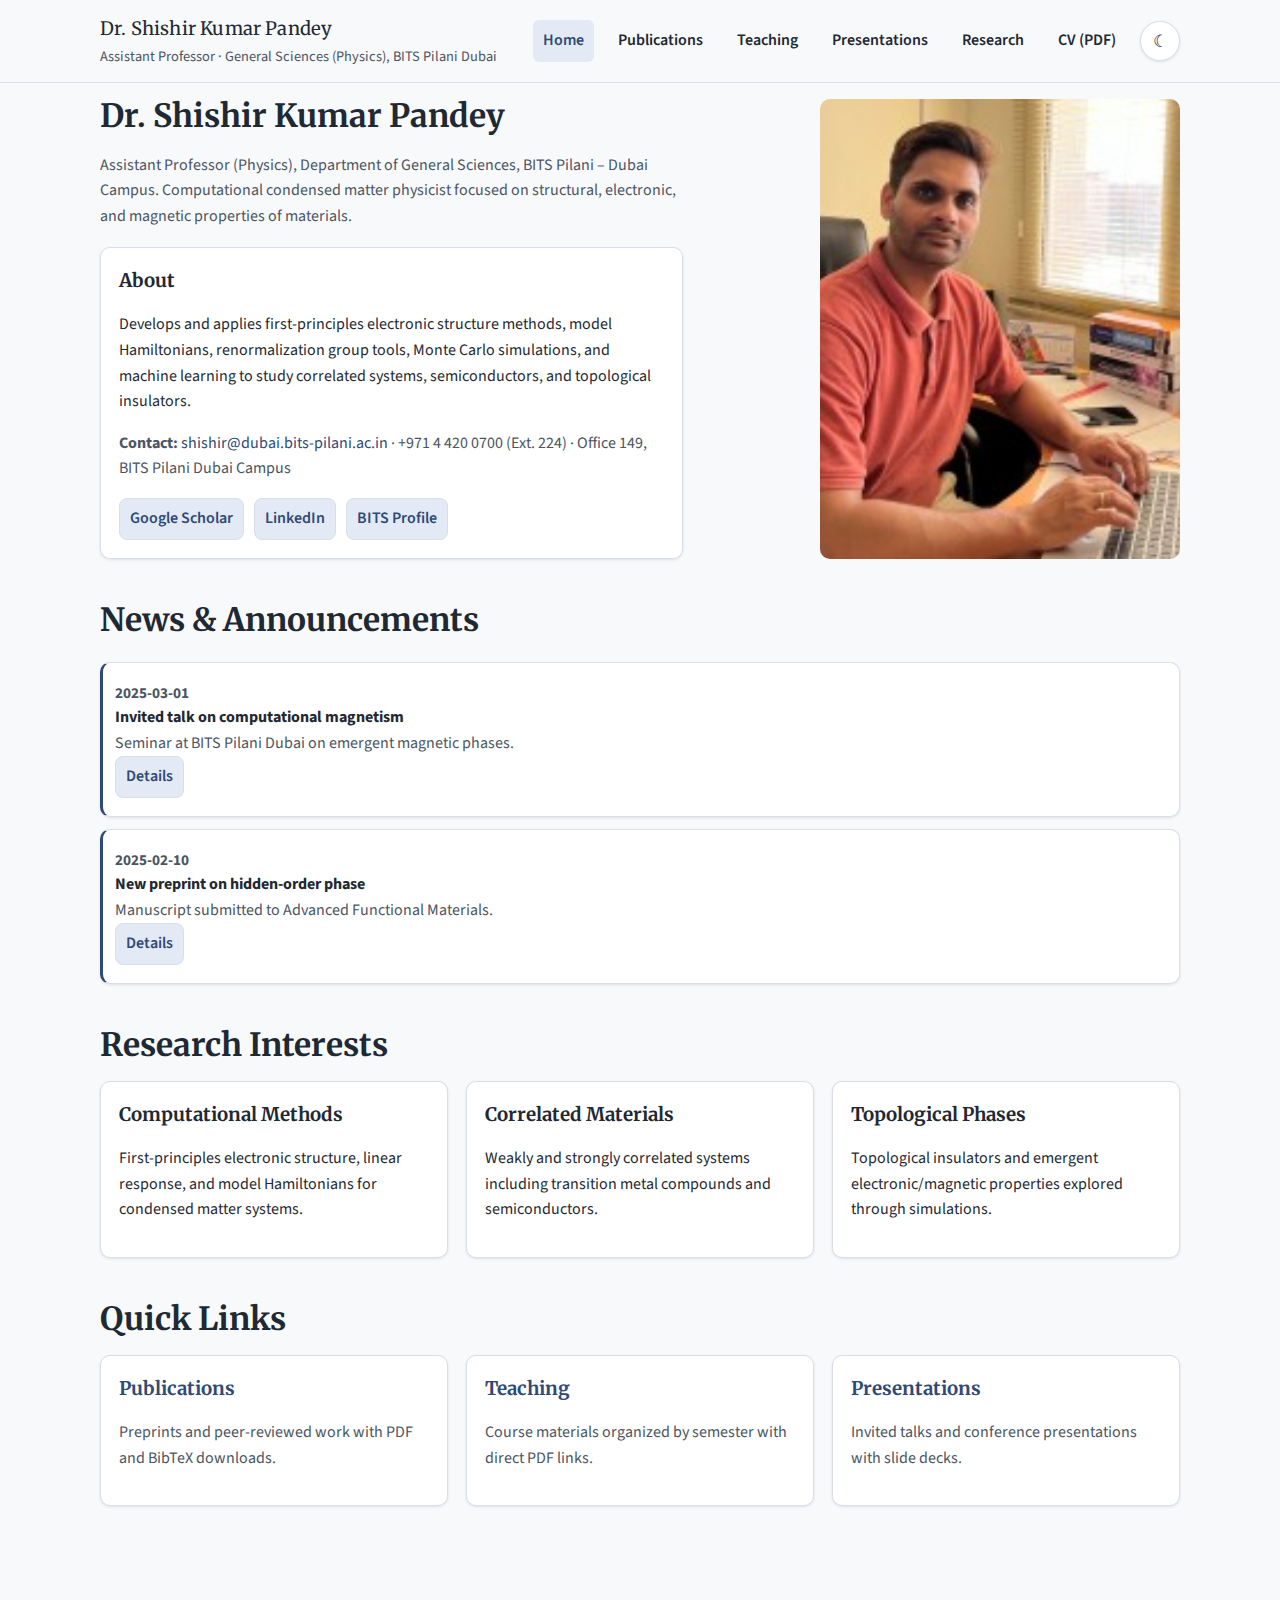
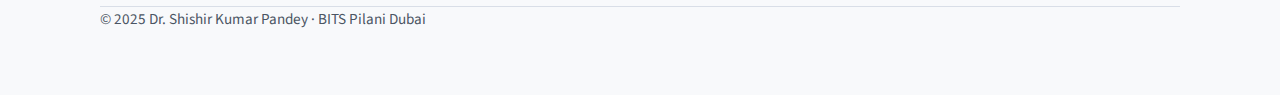
<file: index.html>
<!DOCTYPE html>
<html lang="en">
  <head>
    <meta charset="UTF-8" />
    <meta name="viewport" content="width=device-width, initial-scale=1.0" />
    <title>Dr. Shishir Kumar Pandey</title>
    <link rel="preconnect" href="https://fonts.googleapis.com" />
    <link rel="preconnect" href="https://fonts.gstatic.com" crossorigin />
    <link
      href="https://fonts.googleapis.com/css2?family=Merriweather:wght@400;700&family=Source+Sans+3:wght@400;600;700&display=swap"
      rel="stylesheet"
    />
    <link rel="stylesheet" href="assets/css/style.css" />
    <script src="assets/js/main.js" defer></script>
  </head>
  <body>
    <header class="site-header">
      <div class="container nav">
        <div class="brand">
          <p class="brand__title">Dr. Shishir Kumar Pandey</p>
          <p class="brand__subtitle">
            Assistant Professor · General Sciences (Physics), BITS Pilani Dubai
          </p>
        </div>
        <button
          class="nav-toggle"
          type="button"
          aria-label="Toggle navigation"
          aria-expanded="false"
        >
          ☰
        </button>
        <nav class="nav-links" aria-label="Primary">
          <button class="nav-close" type="button" aria-label="Close navigation">
            ✕
          </button>
          <a href="index.html" class="active">Home</a>
          <a href="publications.html">Publications</a>
          <a href="teaching.html">Teaching</a>
          <a href="presentations.html">Presentations</a>
          <a href="research.html">Research</a>
          <a href="files/CV.pdf">CV (PDF)</a>
          <button
            class="toggle"
            type="button"
            data-theme-toggle
            aria-pressed="false"
            aria-label="Toggle theme"
          >
            ☾
          </button>
        </nav>
      </div>
    </header>
    <div class="nav-overlay" aria-hidden="true"></div>

    <main class="container">
      <section class="hero">
        <div class="hero__content">
          <h1 class="page-title">Dr. Shishir Kumar Pandey</h1>
          <p class="lead">
            Assistant Professor (Physics), Department of General Sciences, BITS
            Pilani – Dubai Campus. Computational condensed matter physicist
            focused on structural, electronic, and magnetic properties of
            materials.
          </p>
          <div class="card">
            <h3>About</h3>
            <p>
              Develops and applies first-principles electronic structure
              methods, model Hamiltonians, renormalization group tools, Monte
              Carlo simulations, and machine learning to study correlated
              systems, semiconductors, and topological insulators.
            </p>
            <p class="muted">
              <strong>Contact:</strong>
              <a href="mailto:shishir@dubai.bits-pilani.ac.in"
                >shishir@dubai.bits-pilani.ac.in</a
              >
              · +971 4 420 0700 (Ext. 224) · Office 149, BITS Pilani Dubai
              Campus
            </p>
            <div class="link-row">
              <a
                class="resource-link"
                href="https://scholar.google.com/citations?hl=en&user=tkjLHxoAAAAJ&view_op=list_works&sortby=pubdate"
                >Google Scholar</a
              >
              <a
                class="resource-link"
                href="https://www.linkedin.com/in/shishirkpandey/"
                >LinkedIn</a
              >
              <a
                class="resource-link"
                href="https://www.bits-pilani.ac.in/dr-shishir-kumar-pandey/"
                >BITS Profile</a
              >
            </div>
          </div>
        </div>
        <figure class="hero__photo">
          <img
            src="assets/img/profile.jpg"
            alt="Portrait of Dr. Shishir Kumar Pandey"
          />
        </figure>
      </section>

      <section>
        <h2 class="page-title">News & Announcements</h2>
        <ul id="news-list" class="news-list" aria-live="polite">
          <li class="news-item">Loading announcements…</li>
        </ul>
      </section>

      <section>
        <h2 class="page-title">Research Interests</h2>
        <div class="grid">
          <div class="card">
            <h3>Computational Methods</h3>
            <p>
              First-principles electronic structure, linear response, and model
              Hamiltonians for condensed matter systems.
            </p>
          </div>
          <div class="card">
            <h3>Correlated Materials</h3>
            <p>
              Weakly and strongly correlated systems including transition metal
              compounds and semiconductors.
            </p>
          </div>
          <div class="card">
            <h3>Topological Phases</h3>
            <p>
              Topological insulators and emergent electronic/magnetic properties
              explored through simulations.
            </p>
          </div>
        </div>
      </section>

      <section>
        <h2 class="page-title">Quick Links</h2>
        <div class="grid">
          <a class="card" href="publications.html">
            <h3>Publications</h3>
            <p class="muted">
              Preprints and peer-reviewed work with PDF and BibTeX downloads.
            </p>
          </a>
          <a class="card" href="teaching.html">
            <h3>Teaching</h3>
            <p class="muted">
              Course materials organized by semester with direct PDF links.
            </p>
          </a>
          <a class="card" href="presentations.html">
            <h3>Presentations</h3>
            <p class="muted">
              Invited talks and conference presentations with slide decks.
            </p>
          </a>
        </div>
      </section>
    </main>

    <footer class="container">
      <div>© 2025 Dr. Shishir Kumar Pandey · BITS Pilani Dubai</div>
    </footer>
  </body>
</html>
</file>
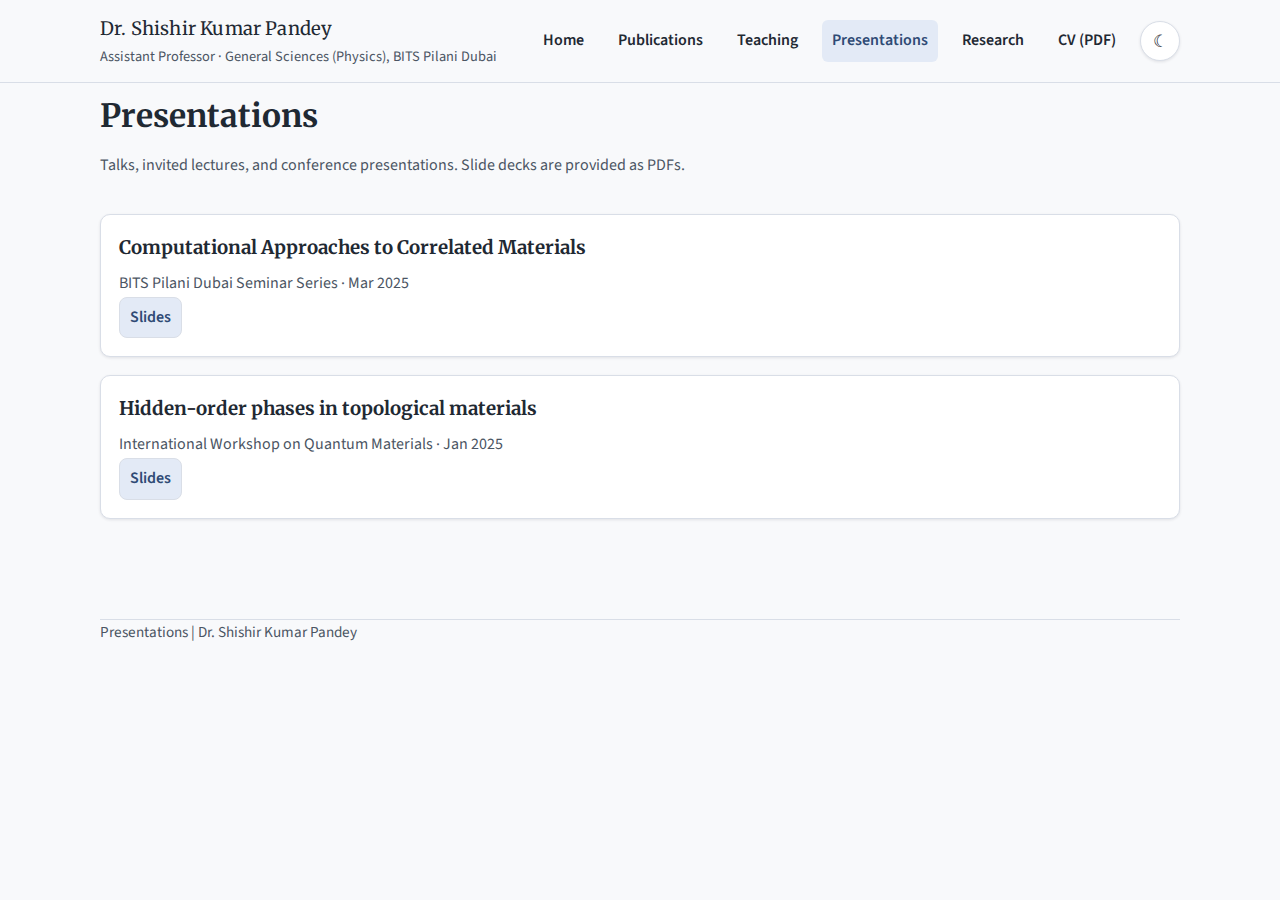
<file: presentations.html>
<!DOCTYPE html>
<html lang="en">
  <head>
    <meta charset="UTF-8" />
    <meta name="viewport" content="width=device-width, initial-scale=1.0" />
    <title>Presentations | Dr. Shishir Kumar Pandey</title>
    <link rel="preconnect" href="https://fonts.googleapis.com" />
    <link rel="preconnect" href="https://fonts.gstatic.com" crossorigin />
    <link
      href="https://fonts.googleapis.com/css2?family=Merriweather:wght@400;700&family=Source+Sans+3:wght@400;600;700&display=swap"
      rel="stylesheet"
    />
    <link rel="stylesheet" href="assets/css/style.css" />
    <script src="assets/js/main.js" defer></script>
  </head>
  <body>
    <header class="site-header">
      <div class="container nav">
        <div class="brand">
          <p class="brand__title">Dr. Shishir Kumar Pandey</p>
          <p class="brand__subtitle">
            Assistant Professor · General Sciences (Physics), BITS Pilani Dubai
          </p>
        </div>
        <button
          class="nav-toggle"
          type="button"
          aria-label="Toggle navigation"
          aria-expanded="false"
        >
          ☰
        </button>
        <nav class="nav-links" aria-label="Primary">
          <button class="nav-close" type="button" aria-label="Close navigation">
            ✕
          </button>
          <a href="index.html">Home</a>
          <a href="publications.html">Publications</a>
          <a href="teaching.html">Teaching</a>
          <a class="active" href="presentations.html">Presentations</a>
          <a href="research.html">Research</a>
          <a href="files/CV.pdf">CV (PDF)</a>
          <button
            class="toggle"
            type="button"
            data-theme-toggle
            aria-pressed="false"
            aria-label="Toggle theme"
          >
            ☾
          </button>
        </nav>
      </div>
    </header>
    <div class="nav-overlay" aria-hidden="true"></div>

    <main class="container">
      <section>
        <h1 class="page-title">Presentations</h1>
        <p class="lead">
          Talks, invited lectures, and conference presentations. Slide decks are
          provided as PDFs.
        </p>
      </section>

      <section>
        <div id="presentations-list">
          <p class="muted">Loading presentations…</p>
        </div>
      </section>
    </main>

    <footer class="container">
      <div>Presentations | Dr. Shishir Kumar Pandey</div>
    </footer>
  </body>
</html>
</file>
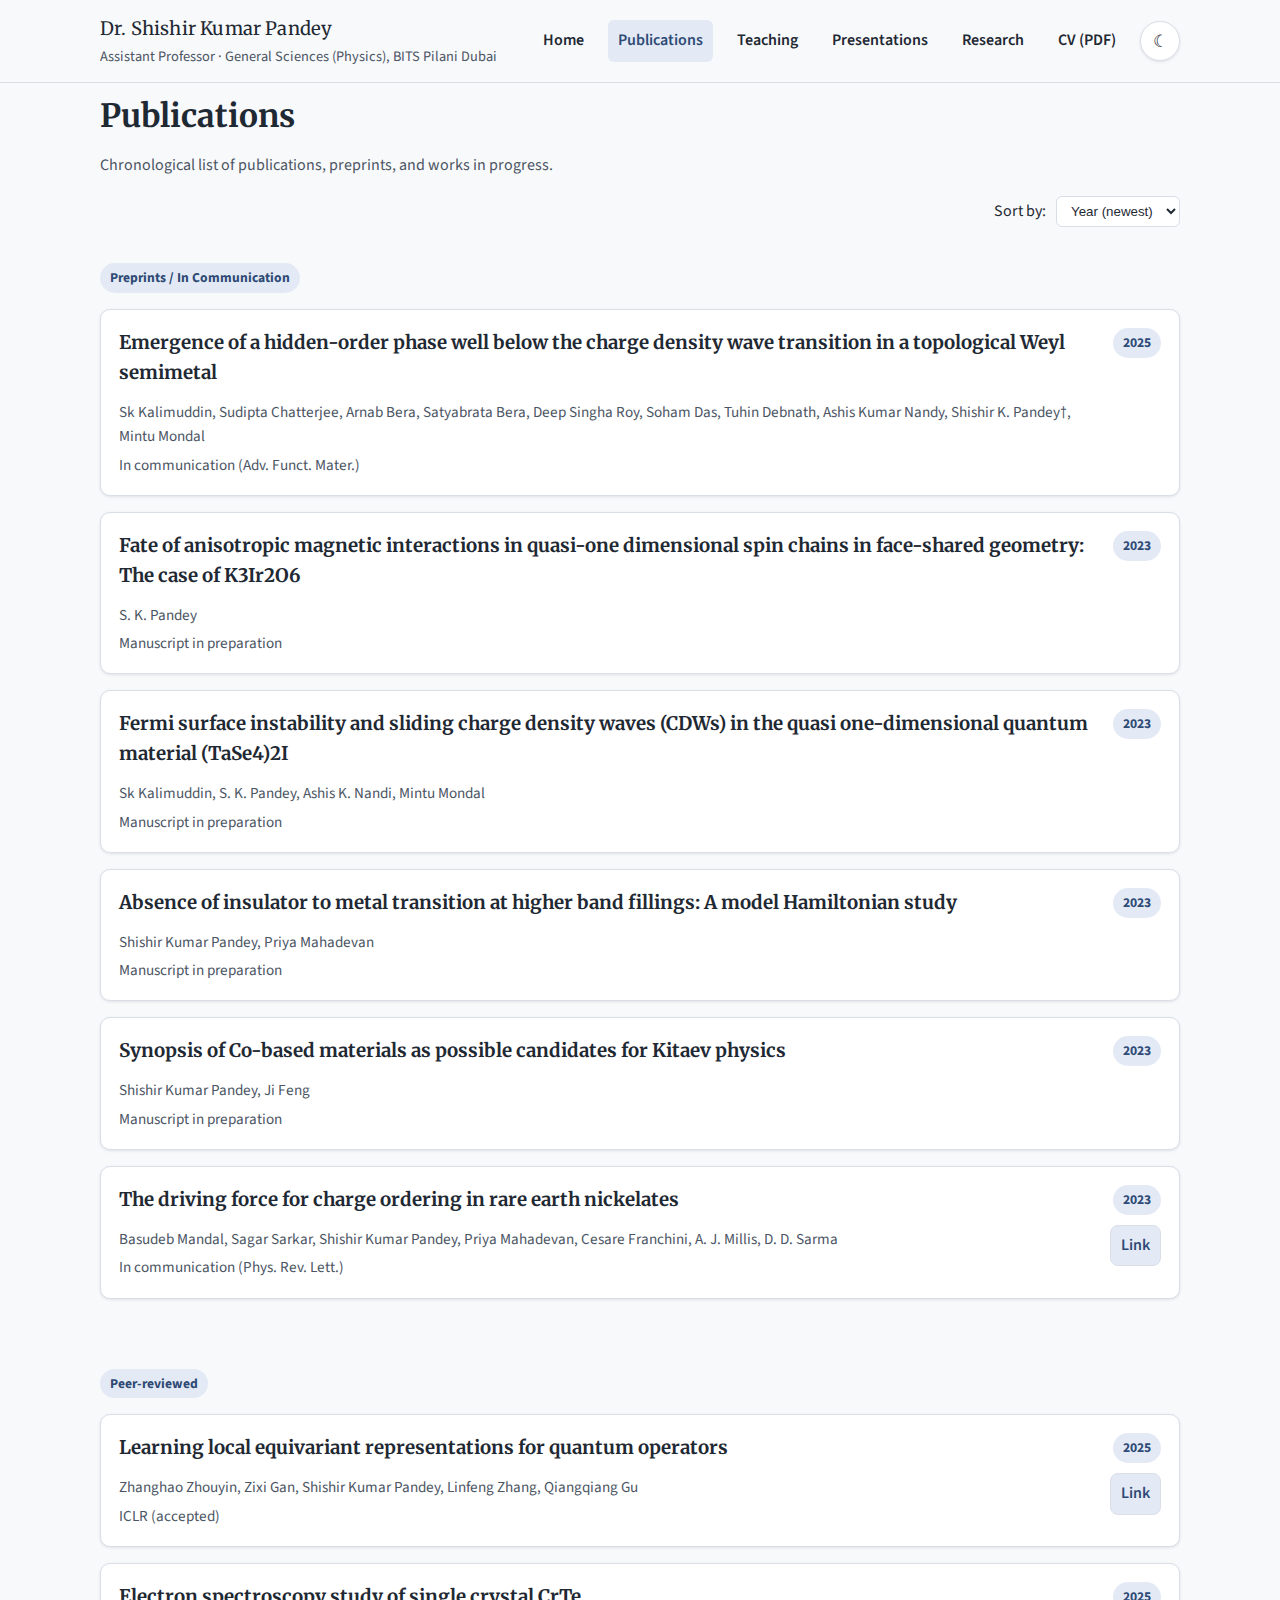
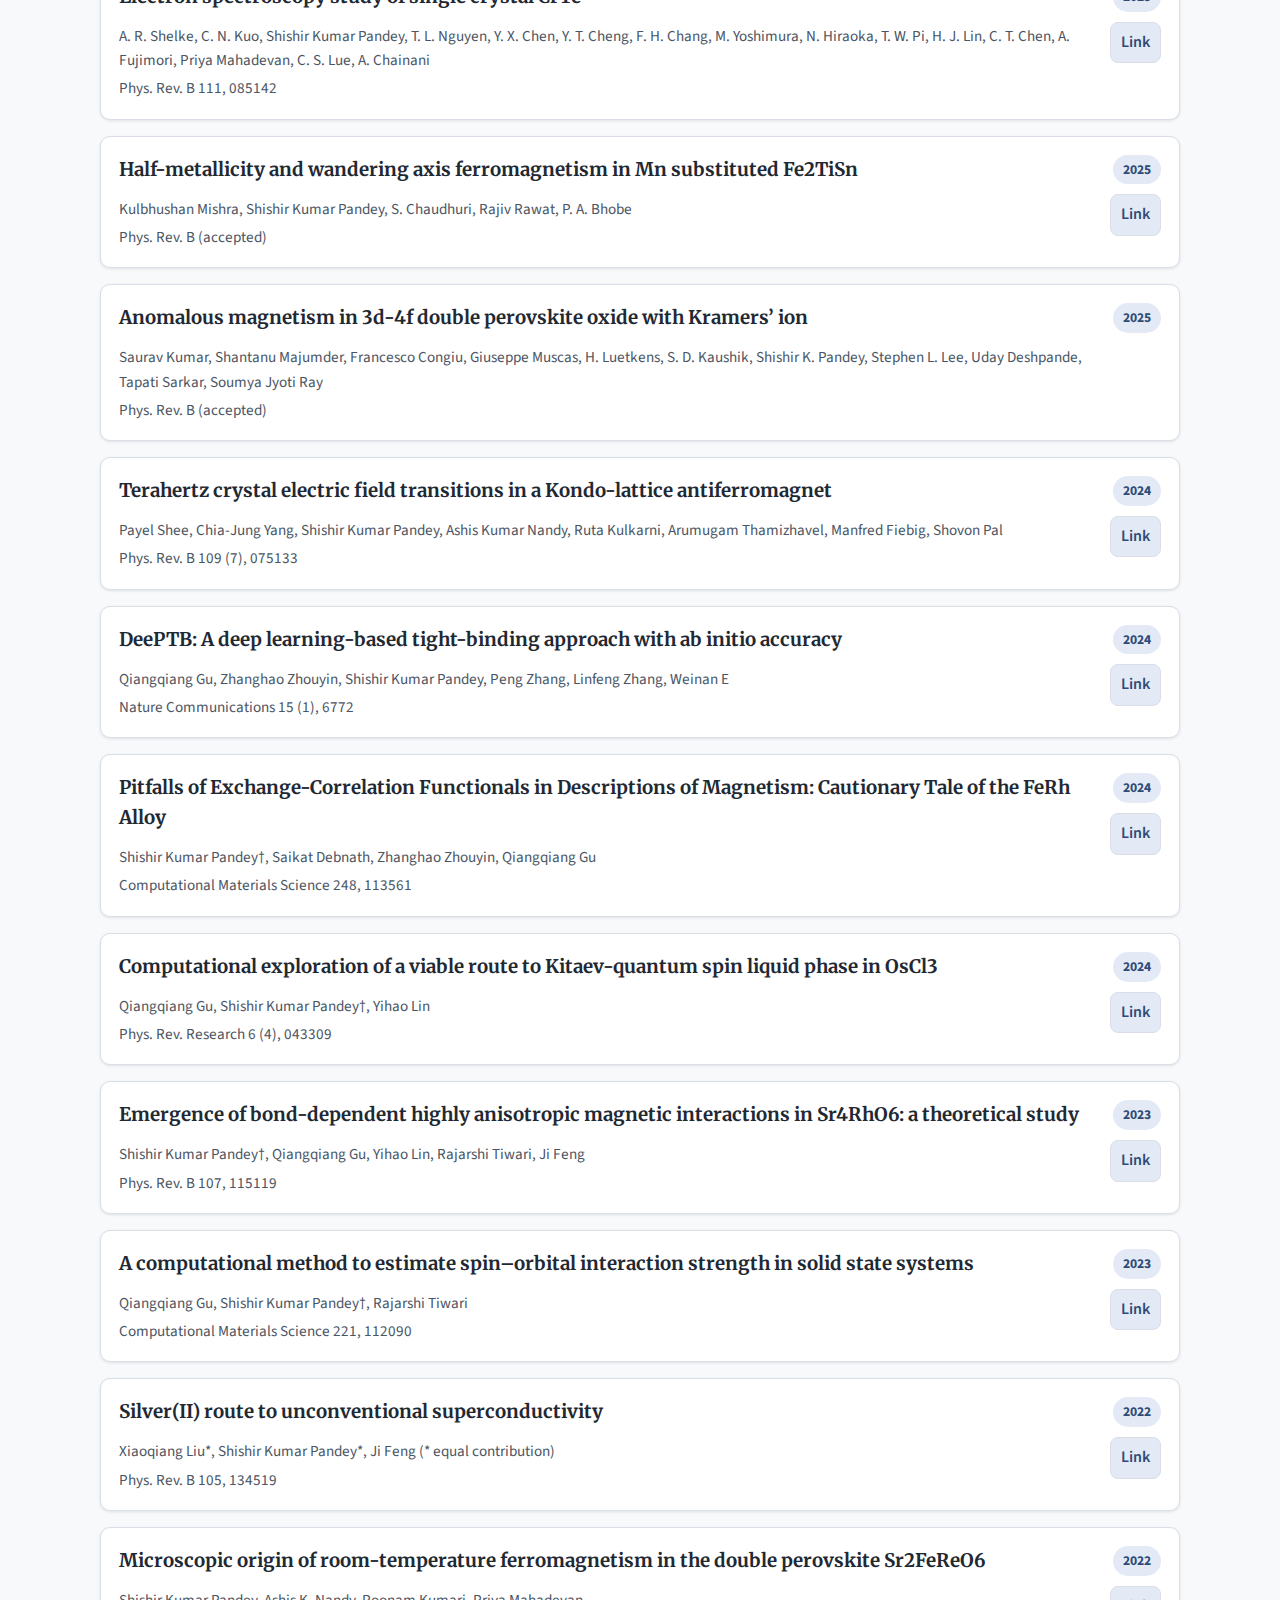
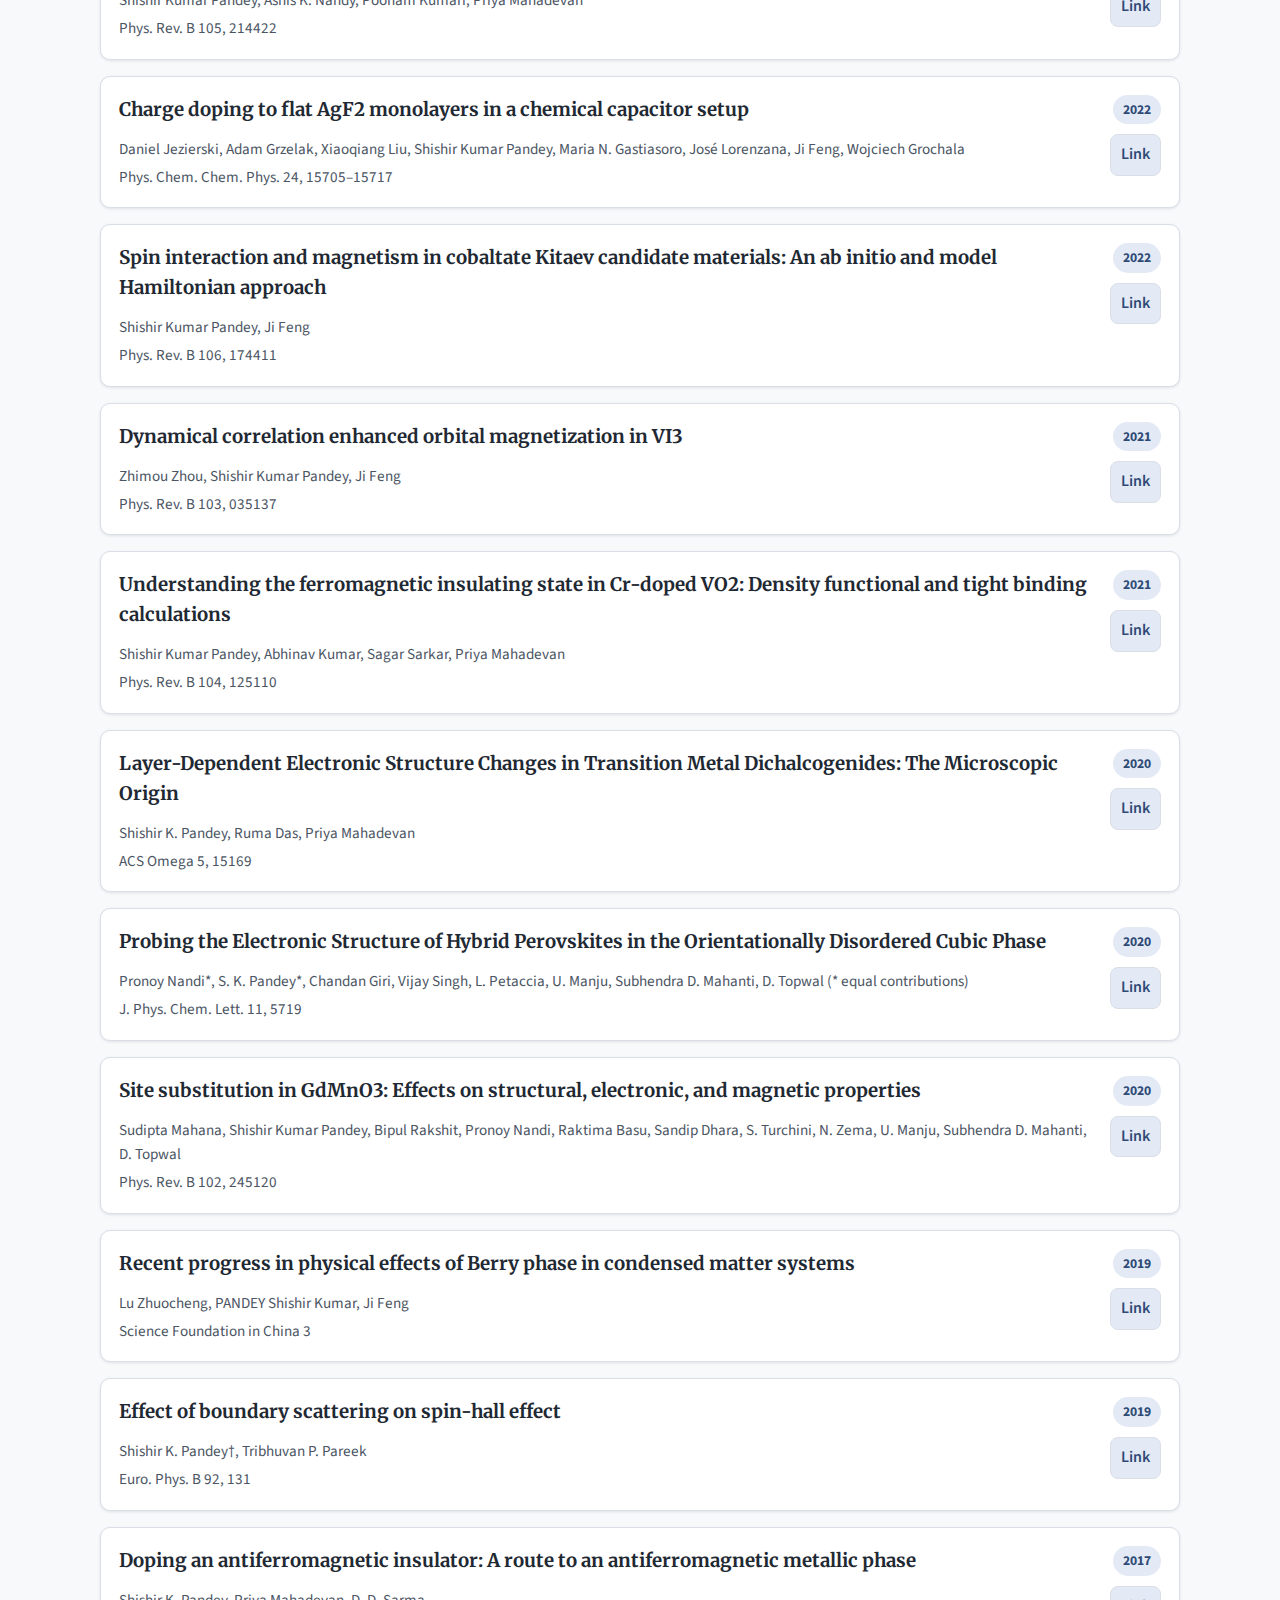
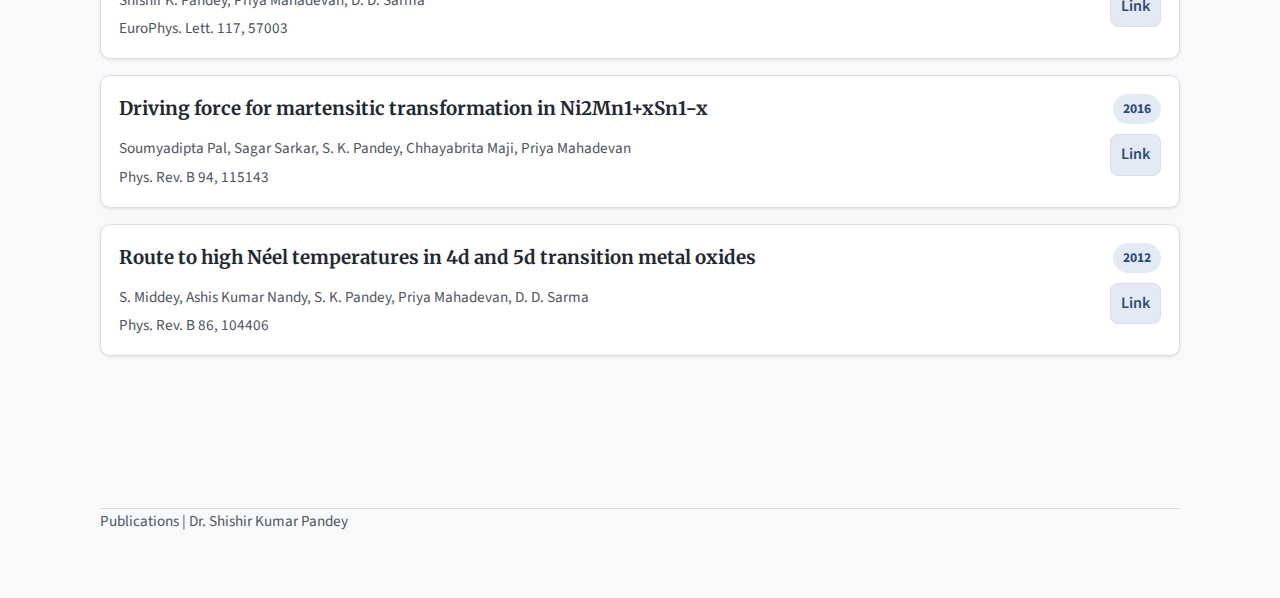
<file: publications.html>
<!DOCTYPE html>
<html lang="en">
  <head>
    <meta charset="UTF-8" />
    <meta name="viewport" content="width=device-width, initial-scale=1.0" />
    <title>Publications | Dr. Shishir Kumar Pandey</title>
    <link rel="preconnect" href="https://fonts.googleapis.com" />
    <link rel="preconnect" href="https://fonts.gstatic.com" crossorigin />
    <link
      href="https://fonts.googleapis.com/css2?family=Merriweather:wght@400;700&family=Source+Sans+3:wght@400;600;700&display=swap"
      rel="stylesheet"
    />
    <link rel="stylesheet" href="assets/css/style.css" />
    <script src="assets/js/main.js" defer></script>
  </head>
  <body>
    <header class="site-header">
      <div class="container nav">
        <div class="brand">
          <p class="brand__title">Dr. Shishir Kumar Pandey</p>
          <p class="brand__subtitle">
            Assistant Professor · General Sciences (Physics), BITS Pilani Dubai
          </p>
        </div>
        <button
          class="nav-toggle"
          type="button"
          aria-label="Toggle navigation"
          aria-expanded="false"
        >
          ☰
        </button>
        <nav class="nav-links" aria-label="Primary">
          <button class="nav-close" type="button" aria-label="Close navigation">
            ✕
          </button>
          <a href="index.html">Home</a>
          <a class="active" href="publications.html">Publications</a>
          <a href="teaching.html">Teaching</a>
          <a href="presentations.html">Presentations</a>
          <a href="research.html">Research</a>
          <a href="files/CV.pdf">CV (PDF)</a>
          <button
            class="toggle"
            type="button"
            data-theme-toggle
            aria-pressed="false"
            aria-label="Toggle theme"
          >
            ☾
          </button>
        </nav>
      </div>
    </header>
    <div class="nav-overlay" aria-hidden="true"></div>

    <main class="container">
      <section>
        <h1 class="page-title">Publications</h1>
        <p class="lead">
          Chronological list of publications, preprints, and works in progress.
        </p>
        <div class="pub-controls">
          <label for="pub-sort">Sort by:</label>
          <select id="pub-sort" aria-label="Sort publications">
            <option value="newest" selected>Year (newest)</option>
            <option value="oldest">Year (oldest)</option>
            <option value="title">Title (A–Z)</option>
          </select>
        </div>
      </section>

      <section id="publications-list">
        <p class="muted">Loading publications…</p>
      </section>
    </main>

    <footer class="container">
      <div>Publications | Dr. Shishir Kumar Pandey</div>
    </footer>
  </body>
</html>
</file>
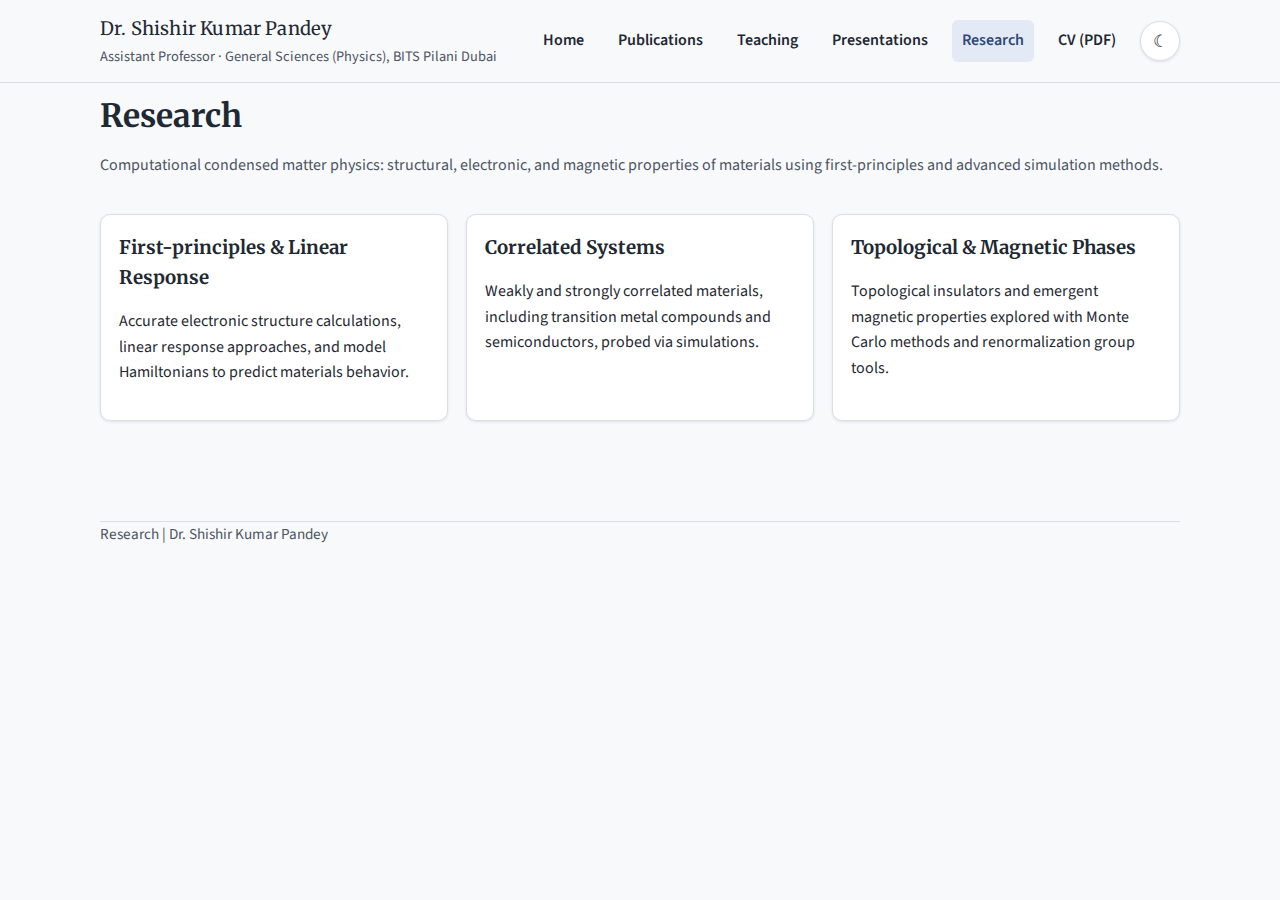
<file: research.html>
<!DOCTYPE html>
<html lang="en">
  <head>
    <meta charset="UTF-8" />
    <meta name="viewport" content="width=device-width, initial-scale=1.0" />
    <title>Research | Dr. Shishir Kumar Pandey</title>
    <link rel="preconnect" href="https://fonts.googleapis.com" />
    <link rel="preconnect" href="https://fonts.gstatic.com" crossorigin />
    <link
      href="https://fonts.googleapis.com/css2?family=Merriweather:wght@400;700&family=Source+Sans+3:wght@400;600;700&display=swap"
      rel="stylesheet"
    />
    <link rel="stylesheet" href="assets/css/style.css" />
    <script src="assets/js/main.js" defer></script>
  </head>
  <body>
    <header class="site-header">
      <div class="container nav">
        <div class="brand">
          <p class="brand__title">Dr. Shishir Kumar Pandey</p>
          <p class="brand__subtitle">
            Assistant Professor · General Sciences (Physics), BITS Pilani Dubai
          </p>
        </div>
        <button
          class="nav-toggle"
          type="button"
          aria-label="Toggle navigation"
          aria-expanded="false"
        >
          ☰
        </button>
        <nav class="nav-links" aria-label="Primary">
          <button class="nav-close" type="button" aria-label="Close navigation">
            ✕
          </button>
          <a href="index.html">Home</a>
          <a href="publications.html">Publications</a>
          <a href="teaching.html">Teaching</a>
          <a href="presentations.html">Presentations</a>
          <a class="active" href="research.html">Research</a>
          <a href="files/CV.pdf">CV (PDF)</a>
          <button
            class="toggle"
            type="button"
            data-theme-toggle
            aria-pressed="false"
            aria-label="Toggle theme"
          >
            ☾
          </button>
        </nav>
      </div>
    </header>
    <div class="nav-overlay" aria-hidden="true"></div>

    <main class="container">
      <section>
        <h1 class="page-title">Research</h1>
        <p id="research-lead" class="lead">Loading research focus…</p>
      </section>

      <section id="research-topics" class="grid">
        <article class="card">
          <h3>Loading…</h3>
          <p>This will be replaced with topics from data/research.json.</p>
        </article>
      </section>
    </main>

    <footer class="container">
      <div>Research | Dr. Shishir Kumar Pandey</div>
    </footer>
  </body>
</html>
</file>
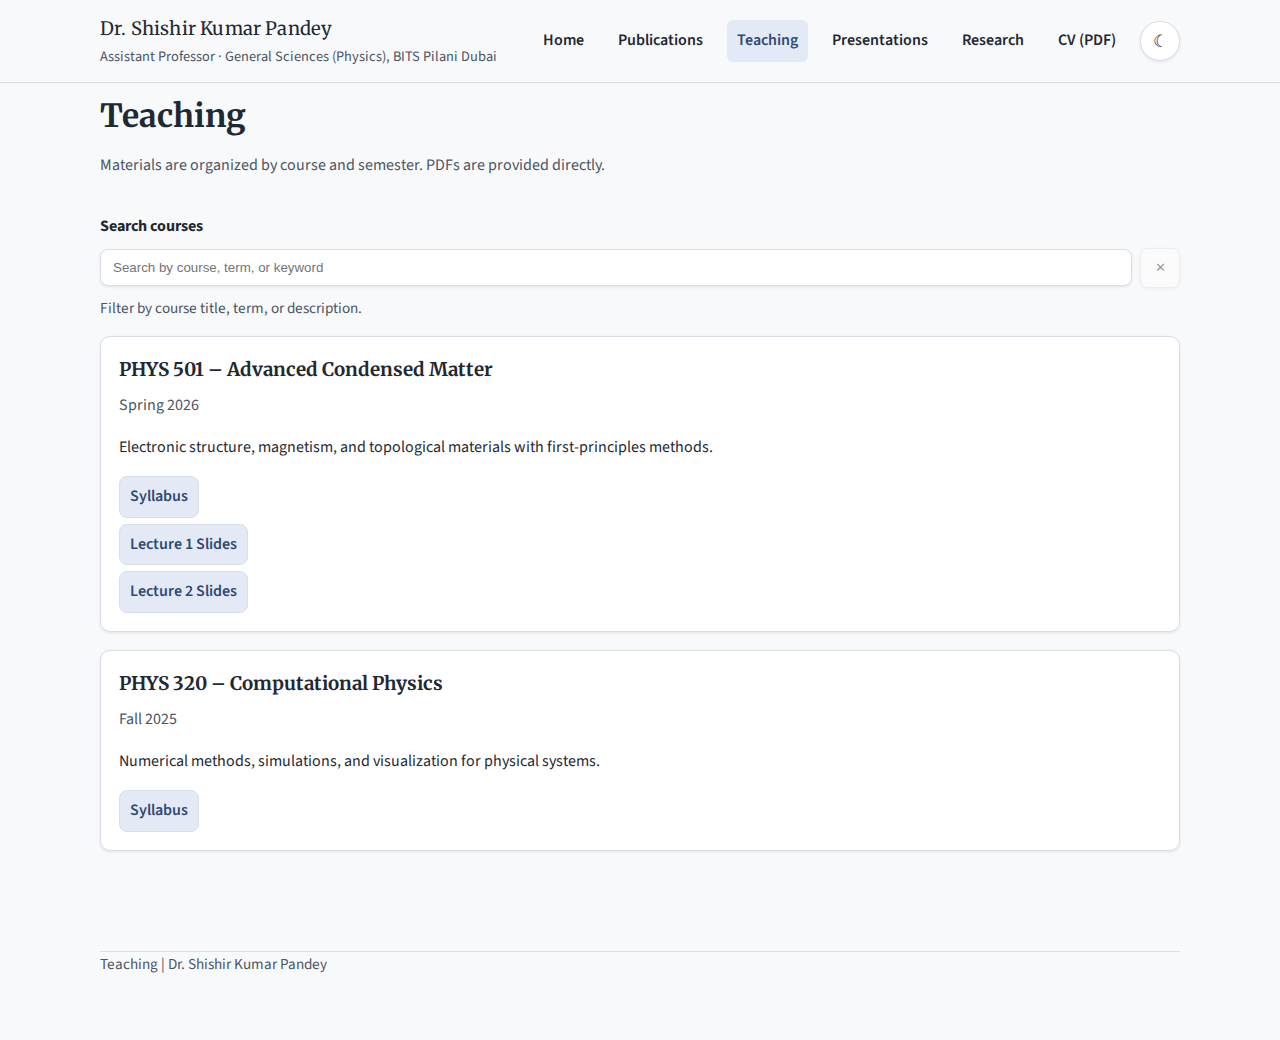
<file: teaching.html>
<!DOCTYPE html>
<html lang="en">
  <head>
    <meta charset="UTF-8" />
    <meta name="viewport" content="width=device-width, initial-scale=1.0" />
    <title>Teaching | Dr. Shishir Kumar Pandey</title>
    <link rel="preconnect" href="https://fonts.googleapis.com" />
    <link rel="preconnect" href="https://fonts.gstatic.com" crossorigin />
    <link
      href="https://fonts.googleapis.com/css2?family=Merriweather:wght@400;700&family=Source+Sans+3:wght@400;600;700&display=swap"
      rel="stylesheet"
    />
    <link rel="stylesheet" href="assets/css/style.css" />
    <script src="assets/js/main.js" defer></script>
  </head>
  <body>
    <header class="site-header">
      <div class="container nav">
        <div class="brand">
          <p class="brand__title">Dr. Shishir Kumar Pandey</p>
          <p class="brand__subtitle">
            Assistant Professor · General Sciences (Physics), BITS Pilani Dubai
          </p>
        </div>
        <button
          class="nav-toggle"
          type="button"
          aria-label="Toggle navigation"
          aria-expanded="false"
        >
          ☰
        </button>
        <nav class="nav-links" aria-label="Primary">
          <button class="nav-close" type="button" aria-label="Close navigation">
            ✕
          </button>
          <a href="index.html">Home</a>
          <a href="publications.html">Publications</a>
          <a class="active" href="teaching.html">Teaching</a>
          <a href="presentations.html">Presentations</a>
          <a href="research.html">Research</a>
          <a href="files/CV.pdf">CV (PDF)</a>
          <button
            class="toggle"
            type="button"
            data-theme-toggle
            aria-pressed="false"
            aria-label="Toggle theme"
          >
            ☾
          </button>
        </nav>
      </div>
    </header>
    <div class="nav-overlay" aria-hidden="true"></div>

    <main class="container">
      <section>
        <h1 class="page-title">Teaching</h1>
        <p class="lead">
          Materials are organized by course and semester. PDFs are provided
          directly.
        </p>
      </section>

      <section>
        <div class="teaching-controls">
          <label class="input-label" for="teaching-search"
            >Search courses</label
          >
          <div class="search-input">
            <input
              type="search"
              id="teaching-search"
              placeholder="Search by course, term, or keyword"
              aria-label="Search teaching items"
            />
            <button
              class="search-clear"
              type="button"
              id="teaching-search-clear"
              aria-label="Clear search"
              disabled
            >
              ✕
            </button>
          </div>
          <p class="search-helper muted">
            Filter by course title, term, or description.
          </p>
        </div>
        <div id="teaching-list">
          <p class="muted">Loading teaching materials…</p>
        </div>
      </section>
    </main>

    <footer class="container">
      <div>Teaching | Dr. Shishir Kumar Pandey</div>
    </footer>
  </body>
</html>
</file>
<file: assets/css/style.css>
:root {
  --font-body: "Source Sans 3", "Segoe UI", Arial, sans-serif;
  --font-heading: "Merriweather", "Times New Roman", serif;
  --bg: #f8f9fb;
  --card: #ffffff;
  --text: #1f2933;
  --muted: #4b5563;
  --accent: #2f4a75;
  --accent-soft: #e3eaf6;
  --border: #d9dee7;
  --shadow: 0 1px 3px rgba(17, 24, 39, 0.1);
}

[data-theme="dark"] {
  --bg: #0f1720;
  --card: #142132;
  --text: #e4e7ec;
  --muted: #b0b7c3;
  --accent: #8fb3ff;
  --accent-soft: #1f2a3a;
  --border: #233041;
  --shadow: 0 1px 4px rgba(0, 0, 0, 0.35);
}

*,
*::before,
*::after {
  box-sizing: border-box;
}

body {
  margin: 0;
  font-family: var(--font-body);
  background: var(--bg);
  color: var(--text);
  line-height: 1.6;
}

a {
  color: var(--accent);
  text-decoration: none;
}

a:hover,
a:focus-visible {
  text-decoration: underline;
}

.container {
  width: min(1080px, 92vw);
  margin: 0 auto;
  padding: 0 0 64px;
}

header.site-header {
  position: sticky;
  top: 0;
  z-index: 10;
  background: var(--bg);
  border-bottom: 1px solid var(--border);
  backdrop-filter: blur(6px);
}

.nav {
  display: flex;
  align-items: center;
  justify-content: space-between;
  padding: 14px 0;
  gap: 12px;
  flex-wrap: nowrap;
}

.nav-toggle {
  display: none;
  align-items: center;
  justify-content: center;
  width: 42px;
  height: 42px;
  border: 1px solid var(--border);
  border-radius: 10px;
  background: var(--card);
  color: var(--text);
  cursor: pointer;
  box-shadow: var(--shadow);
}

.brand {
  display: flex;
  flex-direction: column;
  flex: 1;
}

.brand__title {
  font-family: var(--font-heading);
  font-size: 1.15rem;
  margin: 0;
  letter-spacing: 0.01em;
}

.brand__subtitle {
  margin: 2px 0 0;
  font-size: 0.9rem;
  color: var(--muted);
}

.nav-links {
  display: flex;
  align-items: center;
  gap: 14px;
  flex-wrap: wrap;
}

.nav-overlay {
  display: none;
}

.nav-close {
  display: none;
}

.nav-links a {
  padding: 8px 10px;
  border-radius: 6px;
  color: var(--text);
  font-weight: 600;
}

.nav-links a.active {
  background: var(--accent-soft);
  color: var(--accent);
}

.toggle {
  display: inline-flex;
  align-items: center;
  justify-content: center;
  width: 40px;
  height: 40px;
  padding: 0;
  border: 1px solid var(--border);
  border-radius: 999px;
  background: var(--card);
  color: var(--text);
  box-shadow: var(--shadow);
  cursor: pointer;
  font-size: 1.05rem;
  margin-left: auto;
}

main {
  padding-top: 28px;
}

main section {
  margin-bottom: 36px;
}

.page-title {
  font-family: var(--font-heading);
  margin: 8px 0 10px;
  font-size: 2rem;
}

.lead {
  color: var(--muted);
  margin: 0 0 18px;
}

.teaching-controls {
  display: flex;
  flex-direction: column;
  gap: 8px;
  margin-bottom: 16px;
}

.input-label {
  font-weight: 700;
  color: var(--text);
}

.search-input {
  display: flex;
  align-items: center;
  gap: 8px;
}

.search-input input {
  flex: 1;
  padding: 10px 12px;
  border: 1px solid var(--border);
  border-radius: 8px;
  background: var(--card);
  color: var(--text);
  box-shadow: var(--shadow);
}

.search-input input:focus {
  outline: 2px solid var(--accent);
  outline-offset: 0;
}

.search-clear {
  display: inline-flex;
  align-items: center;
  justify-content: center;
  width: 40px;
  height: 40px;
  border: 1px solid var(--border);
  border-radius: 8px;
  background: var(--card);
  color: var(--text);
  cursor: pointer;
  box-shadow: var(--shadow);
}

.search-clear:disabled {
  opacity: 0.45;
  cursor: not-allowed;
}

.search-helper {
  margin: 0;
  font-size: 0.95rem;
}

.grid {
  display: grid;
  grid-template-columns: repeat(auto-fit, minmax(280px, 1fr));
  gap: 18px;
}

.hero {
  display: grid;
  grid-template-columns: 1.1fr 0.9fr;
  gap: 20px;
  align-items: stretch;
}

.hero__photo {
  margin: 1rem 0;
  justify-self: end;
  max-width: 360px;
  width: 100%;
  height: 100%;
}

.hero__photo img {
  width: 100%;
  height: 100%;
  max-height: 460px;
  object-fit: cover;
  display: block;
  border-radius: 10px;
}

.card {
  background: var(--card);
  border: 1px solid var(--border);
  border-radius: 10px;
  padding: 18px;
  box-shadow: var(--shadow);
}

.card h3,
.card h4 {
  margin-top: 0;
  margin-bottom: 8px;
  font-family: var(--font-heading);
}

.muted {
  color: var(--muted);
}

.news-list {
  display: flex;
  flex-direction: column;
  gap: 12px;
  padding: 0;
  list-style: none;
}

#teaching-list,
#presentations-list,
#publications-list {
  display: flex;
  flex-direction: column;
  gap: 18px;
}

.news-item {
  border-left: 3px solid var(--accent);
  padding-left: 12px;
}

.news-item__date {
  font-weight: 700;
  color: var(--muted);
  font-size: 0.95rem;
}

.resources {
  list-style: none;
  padding: 0;
  margin: 10px 0 0;
  display: flex;
  flex-direction: column;
  gap: 6px;
}

.resource-link {
  display: inline-flex;
  align-items: center;
  gap: 8px;
  padding: 7px 10px;
  border: 1px solid var(--border);
  border-radius: 8px;
  background: var(--accent-soft);
  color: var(--accent);
  font-weight: 600;
}

.badge {
  display: inline-flex;
  align-items: center;
  gap: 6px;
  padding: 4px 10px;
  background: var(--accent-soft);
  color: var(--accent);
  border-radius: 999px;
  font-weight: 700;
  font-size: 0.85rem;
}

.publication {
  display: grid;
  grid-template-columns: 1fr auto;
  gap: 10px 14px;
  align-items: start;
  margin: 1rem 0;
}

.publication__meta {
  color: var(--muted);
  font-size: 0.95rem;
}

.pub-controls {
  display: flex;
  justify-content: flex-end;
  align-items: center;
  gap: 10px;
  margin: 8px 0 12px;
}

.pub-controls select {
  padding: 6px 10px;
  border: 1px solid var(--border);
  border-radius: 6px;
  background: var(--card);
  color: var(--text);
}

.tag-year {
  display: inline-flex;
  align-items: center;
  justify-content: center;
  padding: 4px 10px;
  background: var(--accent-soft);
  color: var(--accent);
  border-radius: 999px;
  font-weight: 700;
  font-size: 0.85rem;
}

.pub-right {
  display: flex;
  flex-direction: column;
  align-items: flex-end;
  gap: 10px;
}

.pub-main {
  display: flex;
  flex-direction: column;
  gap: 4px;
}

.link-row {
  display: flex;
  gap: 10px;
  flex-wrap: wrap;
}

footer {
  border-top: 1px solid var(--border);
  padding: 18px 0 28px;
  color: var(--muted);
  font-size: 0.95rem;
}

@media (max-width: 1024px) {
  .nav {
    flex-direction: row;
    align-items: center;
  }

  .nav-overlay {
    display: block;
    position: fixed;
    inset: 0;
    background: rgba(0, 0, 0, 0.25);
    opacity: 0;
    pointer-events: none;
    transition: opacity 0.2s ease;
    z-index: 9;
  }

  .nav-links {
    position: fixed;
    top: 0;
    right: 0;
    height: 100vh;
    width: 280px;
    background: var(--card);
    border-left: 1px solid var(--border);
    box-shadow: -2px 0 12px rgba(0, 0, 0, 0.1);
    flex-direction: column;
    align-items: flex-start;
    padding: 18px;
    gap: 12px;
    transform: translateX(110%);
    transition: transform 0.25s ease;
    z-index: 30;
  }

  .nav-links.open {
    transform: translateX(0);
  }

  .nav-overlay.open {
    opacity: 1;
    pointer-events: auto;
  }

  .toggle {
    margin-left: 0;
  }

  .nav-toggle {
    display: inline-flex;
    margin-left: auto;
  }

  .nav-close {
    display: inline-flex;
    align-items: center;
    justify-content: center;
    width: 40px;
    height: 40px;
    border: 1px solid var(--border);
    border-radius: 10px;
    background: var(--card);
    color: var(--text);
    cursor: pointer;
    box-shadow: var(--shadow);
  }

  .pub-controls {
    width: 100%;
    justify-content: flex-start;
  }

  .hero {
    grid-template-columns: 1fr;
    justify-items: start;
  }

  .publication {
    grid-template-columns: 1fr;
  }
}
</file>
